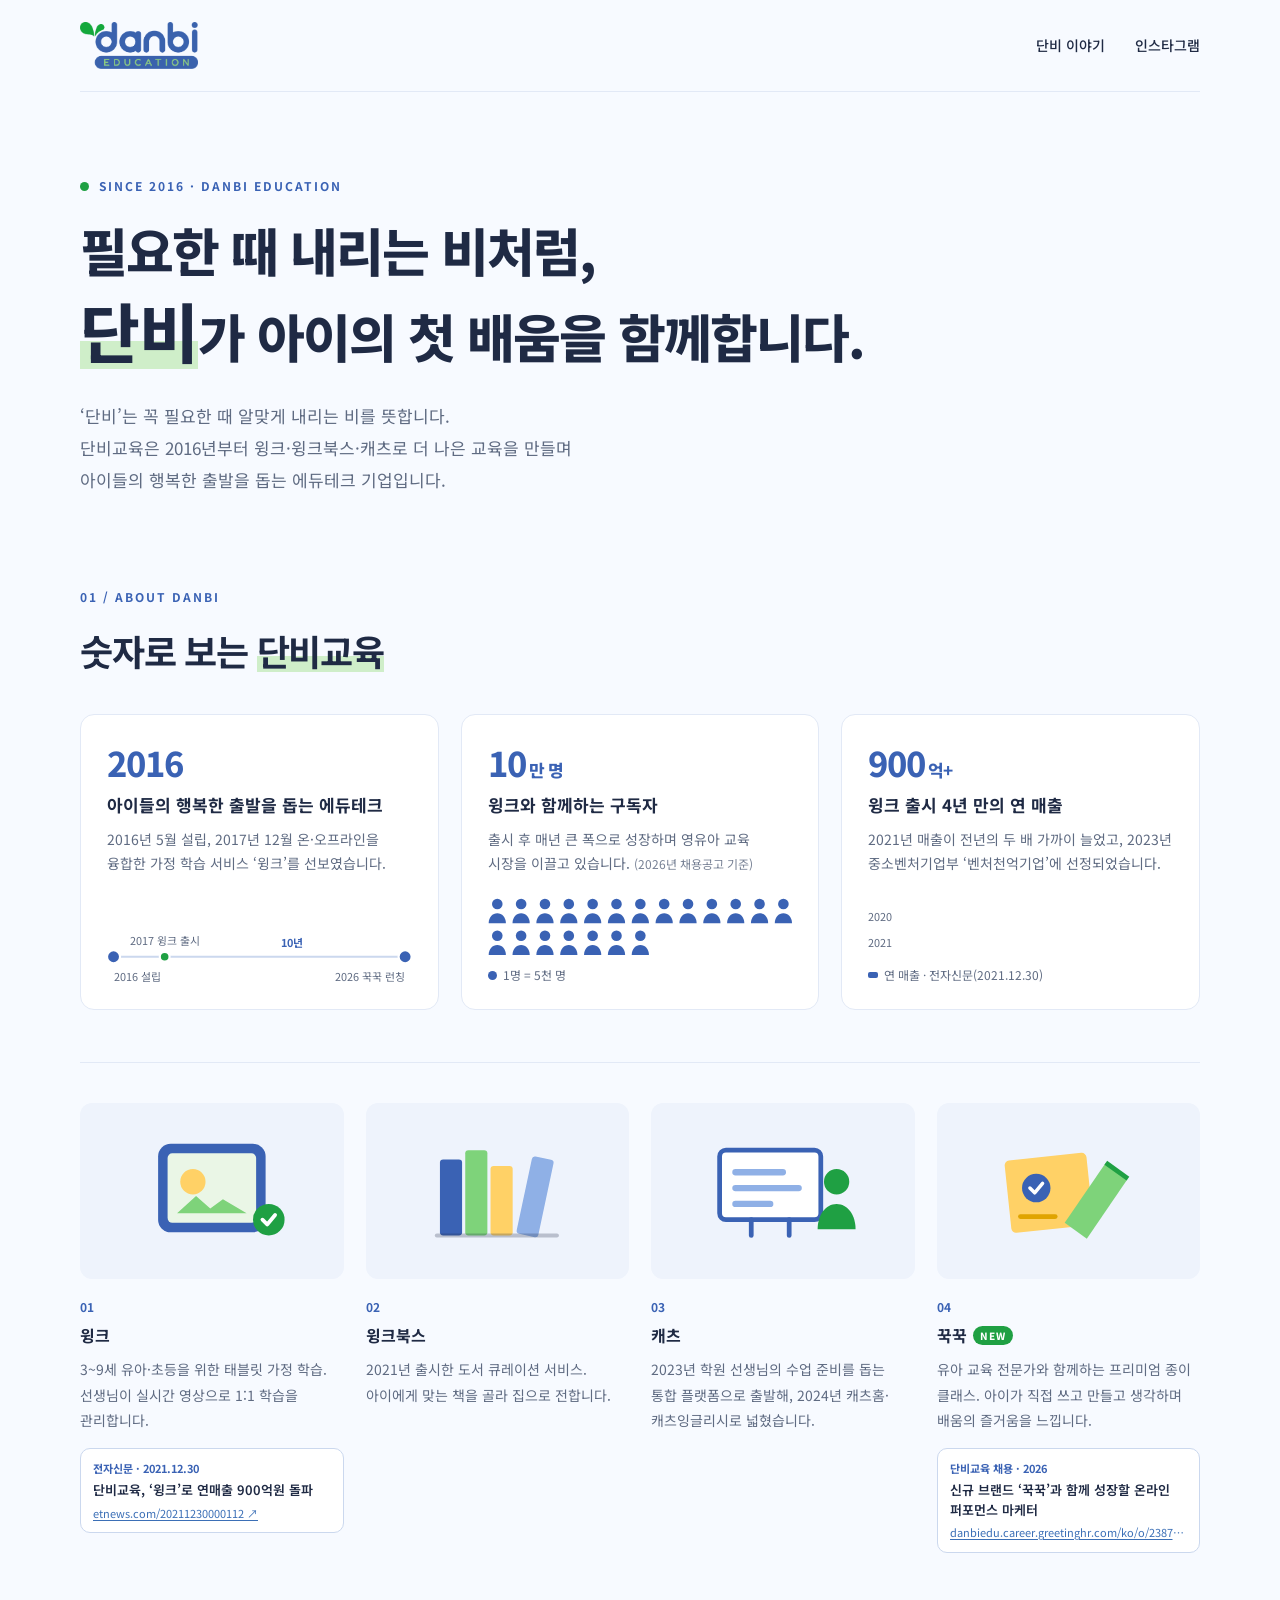
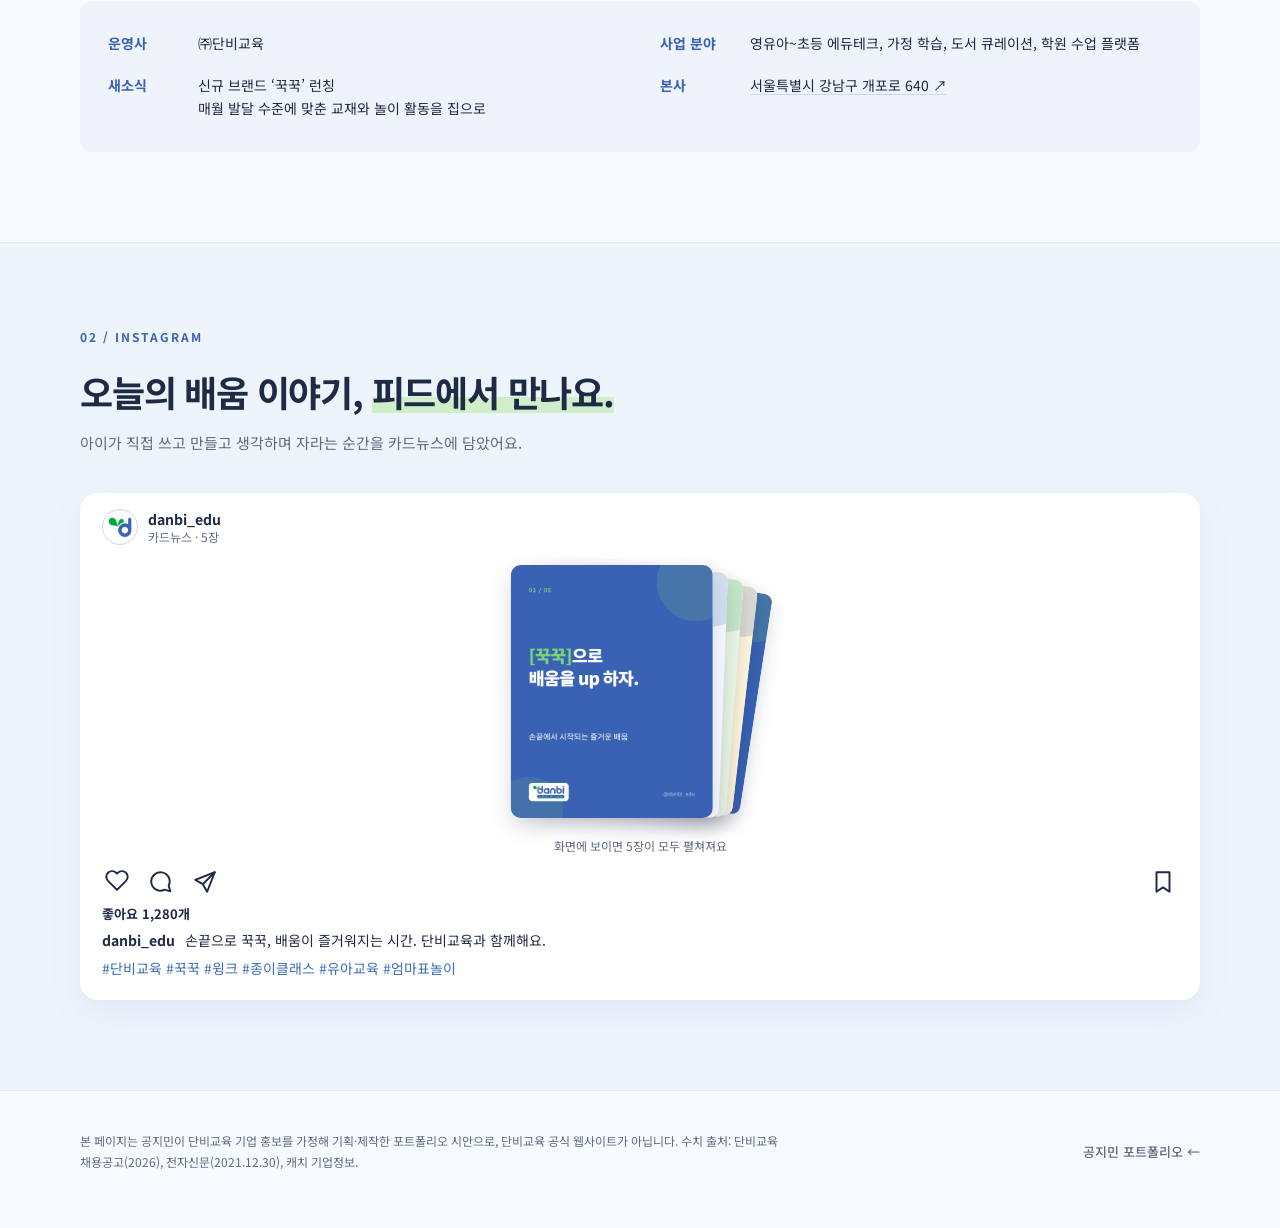
<file: docs/danbi/index.html>
<!doctype html>
<html lang="ko">
<head>
  <meta charset="utf-8"><meta name="viewport" content="width=device-width, initial-scale=1">
  <title>단비교육 · 아이들의 행복한 출발</title>
  <meta name="description" content="2016년부터 윙크·윙크북스·캐츠, 그리고 신규 브랜드 꾹꾹으로 아이들의 행복한 출발을 돕는 단비교육을 소개합니다.">
  <meta name="robots" content="noindex">
  <link rel="icon" type="image/png" href="assets/danbi-mark.png">
  <link rel="preconnect" href="https://fonts.googleapis.com"><link rel="preconnect" href="https://fonts.gstatic.com" crossorigin>
  <link rel="stylesheet" href="https://fonts.googleapis.com/css2?family=Noto+Sans+KR:wght@400;500;700;800&display=swap">
  <link rel="stylesheet" href="danbi.css?v=5">
</head>
<body>
  <header class="top wrap">
    <a class="logo" href="#top" aria-label="단비교육 처음으로"><img src="assets/danbi-logo.png" width="683" height="274" alt="단비교육 danbi EDUCATION"></a>
    <nav aria-label="페이지 메뉴"><a href="#brand">단비 이야기</a><a href="#insta">인스타그램</a></nav>
  </header>

  <main id="top">
    <section class="hero wrap" aria-labelledby="hero-title">
      <p class="eyebrow"><span class="dot"></span>SINCE 2016 · DANBI EDUCATION</p>
      <h1 id="hero-title">필요한 때 내리는 비처럼,<br><span class="hero-name">단비</span>가 아이의 첫 배움을 함께합니다.</h1>
      <p class="lead">‘단비’는 꼭 필요한 때 알맞게 내리는 비를 뜻합니다.<br>단비교육은 2016년부터 윙크·윙크북스·캐츠로 더 나은 교육을 만들며<br>아이들의 행복한 출발을 돕는 에듀테크 기업입니다.</p>
    </section>

    <section class="brand wrap" id="brand" aria-labelledby="brand-title">
      <div class="sec-head">
        <p class="eyebrow">01 / ABOUT DANBI</p>
        <h2 id="brand-title">숫자로 보는 <span>단비교육</span></h2>
      </div>
      <div class="facts">
        <article class="fact"><p class="fact-num">2016</p><h3>아이들의 행복한 출발을 돕는 에듀테크</h3><p>2016년 5월 설립, 2017년 12월 온·오프라인을 융합한 가정 학습 서비스 ‘윙크’를 선보였습니다.</p><figure class="viz"><svg class="pict timeline" viewBox="0 0 280 46" role="img" aria-label="2016년 설립, 2017년 윙크 출시, 2026년 꾹꾹 런칭까지 10년의 연혁">
<line x1="6" y1="20" x2="274" y2="20" stroke="var(--line-strong)" stroke-width="2" stroke-linecap="round"/>
<circle cx="6" cy="20" r="6" fill="var(--warm)" stroke="var(--card)" stroke-width="2"/>
<circle cx="53" cy="20" r="4.5" fill="var(--green)" stroke="var(--card)" stroke-width="2"/>
<circle cx="274" cy="20" r="6" fill="var(--warm)" stroke="var(--card)" stroke-width="2"/>
<text x="53" y="9" text-anchor="middle" class="tl-t">2017 윙크 출시</text>
<text x="6" y="42" class="tl-t">2016 설립</text><text x="274" y="42" text-anchor="end" class="tl-t">2026 꾹꾹 런칭</text>
<text x="170" y="11" text-anchor="middle" class="tl-m">10년</text></svg></figure></article>
        <article class="fact"><p class="fact-num">10<small>만 명</small></p><h3>윙크와 함께하는 구독자</h3><p>출시 후 매년 큰 폭으로 성장하며 영유아 교육 시장을 이끌고 있습니다. <span class="ref">(2026년 채용공고 기준)</span></p><figure class="viz"><svg class="pict" viewBox="0 0 230 44" role="img" aria-label="사람 아이콘 20개, 1개당 5천 명, 합계 10만 명"><g transform="translate(0,0)"><circle cx="7" cy="4.5" r="4" fill="var(--warm)"/><path d="M0.5 19c0-4.4 2.9-7.5 6.5-7.5s6.5 3.1 6.5 7.5z" fill="var(--warm)"/></g><g transform="translate(18,0)"><circle cx="7" cy="4.5" r="4" fill="var(--warm)"/><path d="M0.5 19c0-4.4 2.9-7.5 6.5-7.5s6.5 3.1 6.5 7.5z" fill="var(--warm)"/></g><g transform="translate(36,0)"><circle cx="7" cy="4.5" r="4" fill="var(--warm)"/><path d="M0.5 19c0-4.4 2.9-7.5 6.5-7.5s6.5 3.1 6.5 7.5z" fill="var(--warm)"/></g><g transform="translate(54,0)"><circle cx="7" cy="4.5" r="4" fill="var(--warm)"/><path d="M0.5 19c0-4.4 2.9-7.5 6.5-7.5s6.5 3.1 6.5 7.5z" fill="var(--warm)"/></g><g transform="translate(72,0)"><circle cx="7" cy="4.5" r="4" fill="var(--warm)"/><path d="M0.5 19c0-4.4 2.9-7.5 6.5-7.5s6.5 3.1 6.5 7.5z" fill="var(--warm)"/></g><g transform="translate(90,0)"><circle cx="7" cy="4.5" r="4" fill="var(--warm)"/><path d="M0.5 19c0-4.4 2.9-7.5 6.5-7.5s6.5 3.1 6.5 7.5z" fill="var(--warm)"/></g><g transform="translate(108,0)"><circle cx="7" cy="4.5" r="4" fill="var(--warm)"/><path d="M0.5 19c0-4.4 2.9-7.5 6.5-7.5s6.5 3.1 6.5 7.5z" fill="var(--warm)"/></g><g transform="translate(126,0)"><circle cx="7" cy="4.5" r="4" fill="var(--warm)"/><path d="M0.5 19c0-4.4 2.9-7.5 6.5-7.5s6.5 3.1 6.5 7.5z" fill="var(--warm)"/></g><g transform="translate(144,0)"><circle cx="7" cy="4.5" r="4" fill="var(--warm)"/><path d="M0.5 19c0-4.4 2.9-7.5 6.5-7.5s6.5 3.1 6.5 7.5z" fill="var(--warm)"/></g><g transform="translate(162,0)"><circle cx="7" cy="4.5" r="4" fill="var(--warm)"/><path d="M0.5 19c0-4.4 2.9-7.5 6.5-7.5s6.5 3.1 6.5 7.5z" fill="var(--warm)"/></g><g transform="translate(180,0)"><circle cx="7" cy="4.5" r="4" fill="var(--warm)"/><path d="M0.5 19c0-4.4 2.9-7.5 6.5-7.5s6.5 3.1 6.5 7.5z" fill="var(--warm)"/></g><g transform="translate(198,0)"><circle cx="7" cy="4.5" r="4" fill="var(--warm)"/><path d="M0.5 19c0-4.4 2.9-7.5 6.5-7.5s6.5 3.1 6.5 7.5z" fill="var(--warm)"/></g><g transform="translate(216,0)"><circle cx="7" cy="4.5" r="4" fill="var(--warm)"/><path d="M0.5 19c0-4.4 2.9-7.5 6.5-7.5s6.5 3.1 6.5 7.5z" fill="var(--warm)"/></g><g transform="translate(0,24)"><circle cx="7" cy="4.5" r="4" fill="var(--warm)"/><path d="M0.5 19c0-4.4 2.9-7.5 6.5-7.5s6.5 3.1 6.5 7.5z" fill="var(--warm)"/></g><g transform="translate(18,24)"><circle cx="7" cy="4.5" r="4" fill="var(--warm)"/><path d="M0.5 19c0-4.4 2.9-7.5 6.5-7.5s6.5 3.1 6.5 7.5z" fill="var(--warm)"/></g><g transform="translate(36,24)"><circle cx="7" cy="4.5" r="4" fill="var(--warm)"/><path d="M0.5 19c0-4.4 2.9-7.5 6.5-7.5s6.5 3.1 6.5 7.5z" fill="var(--warm)"/></g><g transform="translate(54,24)"><circle cx="7" cy="4.5" r="4" fill="var(--warm)"/><path d="M0.5 19c0-4.4 2.9-7.5 6.5-7.5s6.5 3.1 6.5 7.5z" fill="var(--warm)"/></g><g transform="translate(72,24)"><circle cx="7" cy="4.5" r="4" fill="var(--warm)"/><path d="M0.5 19c0-4.4 2.9-7.5 6.5-7.5s6.5 3.1 6.5 7.5z" fill="var(--warm)"/></g><g transform="translate(90,24)"><circle cx="7" cy="4.5" r="4" fill="var(--warm)"/><path d="M0.5 19c0-4.4 2.9-7.5 6.5-7.5s6.5 3.1 6.5 7.5z" fill="var(--warm)"/></g><g transform="translate(108,24)"><circle cx="7" cy="4.5" r="4" fill="var(--warm)"/><path d="M0.5 19c0-4.4 2.9-7.5 6.5-7.5s6.5 3.1 6.5 7.5z" fill="var(--warm)"/></g></svg><figcaption><i class="key person"></i> 1명 = 5천 명</figcaption></figure></article>
        <article class="fact"><p class="fact-num">900<small>억+</small></p><h3>윙크 출시 4년 만의 연 매출</h3><p>2021년 매출이 전년의 두 배 가까이 늘었고, 2023년 중소벤처기업부 ‘벤처천억기업’에 선정되었습니다.</p><figure class="viz"><svg class="pict bars" id="sales-bars" viewBox="0 0 280 46" role="img" aria-label="연 매출 2020년 485억 원, 2021년 900억 원 이상">
<text x="0" y="14" class="b-t">2020</text><rect class="bar" style="--d:1.5s" x="34" y="4" width="108" height="14" rx="3" fill="var(--line-strong)"/><text x="148" y="15" class="b-v bar-v" style="fill:var(--muted);--d:1.5s">485억</text>
<text x="0" y="38" class="b-t">2021</text><rect class="bar" style="--d:2.78s" x="34" y="28" width="200" height="14" rx="3" fill="var(--warm)"/><text x="240" y="39" class="b-v bar-v" style="--d:2.78s">900억+</text></svg><figcaption><i class="key coin"></i> 연 매출 · 전자신문(2021.12.30)</figcaption></figure></article>
      </div>
      <div class="pillars">
        <div class="pillar"><figure class="pill-art"><svg viewBox="0 0 120 80" aria-hidden="true"><rect x="26" y="10" width="68" height="56" rx="8" fill="#3a62b4"/><rect x="32" y="16" width="56" height="44" rx="3" fill="#eaf6e6"/><circle cx="48" cy="34" r="8" fill="#ffd166"/><path d="M38 54l12-11 9 8 8-6 15 9z" fill="#7ed37a"/><circle cx="96" cy="58" r="10" fill="#1fa043"/><path d="M92 58l3 3 5-6" stroke="#fff" stroke-width="2.4" fill="none" stroke-linecap="round" stroke-linejoin="round"/></svg></figure><span class="pill-no">01</span><h4>윙크</h4><p>3~9세 유아·초등을 위한 태블릿 가정 학습. 선생님이 실시간 영상으로 1:1 학습을 관리합니다.</p>
          <ul class="news">
            <li><a href="https://www.etnews.com/20211230000112" target="_blank" rel="noopener noreferrer"><span class="news-src">전자신문 · 2021.12.30</span><span class="news-title">단비교육, ‘윙크’로 연매출 900억원 돌파</span><span class="news-url">etnews.com/20211230000112 ↗</span><span class="sr-only"> (새 탭에서 열기)</span></a></li>
          </ul></div>
        <div class="pillar"><figure class="pill-art"><svg viewBox="0 0 120 80" aria-hidden="true"><rect x="24" y="20" width="14" height="48" rx="2" fill="#3a62b4"/><rect x="40" y="14" width="14" height="54" rx="2" fill="#7ed37a"/><rect x="56" y="24" width="14" height="44" rx="2" fill="#ffd166"/><rect x="72" y="18" width="14" height="50" rx="2" fill="#8fb0e6" transform="rotate(12 79 68)"/><path d="M22 68h76" stroke="#1f2a44" stroke-width="2.5" stroke-linecap="round" opacity=".25"/></svg></figure><span class="pill-no">02</span><h4>윙크북스</h4><p>2021년 출시한 도서 큐레이션 서비스. 아이에게 맞는 책을 골라 집으로 전합니다.</p></div>
        <div class="pillar"><figure class="pill-art"><svg viewBox="0 0 120 80" aria-hidden="true"><rect x="20" y="14" width="64" height="44" rx="4" fill="#fff" stroke="#3a62b4" stroke-width="3"/><path d="M30 28h30M30 38h40M30 48h22" stroke="#8fb0e6" stroke-width="4" stroke-linecap="round"/><path d="M40 58v10M64 58v10" stroke="#3a62b4" stroke-width="3" stroke-linecap="round"/><circle cx="94" cy="34" r="8" fill="#1fa043"/><path d="M82 64c0-9 5-16 12-16s12 7 12 16z" fill="#1fa043"/></svg></figure><span class="pill-no">03</span><h4>캐츠</h4><p>2023년 학원 선생님의 수업 준비를 돕는 통합 플랫폼으로 출발해, 2024년 캐츠홈·캐츠잉글리시로 넓혔습니다.</p></div>
        <div class="pillar"><figure class="pill-art"><svg viewBox="0 0 120 80" aria-hidden="true"><rect x="22" y="18" width="52" height="46" rx="3" fill="#ffd166" transform="rotate(-6 48 41)"/><path d="M58 60 84 22l14 10-26 38z" fill="#7ed37a"/><path d="M84 22l14 10" stroke="#1fa043" stroke-width="3"/><circle cx="40" cy="38" r="9" fill="#3a62b4"/><path d="M36 38l3 3 5-6" stroke="#fff" stroke-width="2.2" fill="none" stroke-linecap="round" stroke-linejoin="round"/><path d="M30 56h22" stroke="#e0a400" stroke-width="3" stroke-linecap="round"/></svg></figure><span class="pill-no">04</span><h4>꾹꾹<span class="pill-new">NEW</span></h4><p>유아 교육 전문가와 함께하는 프리미엄 종이 클래스. 아이가 직접 쓰고 만들고 생각하며 배움의 즐거움을 느낍니다.</p>
          <ul class="news">
            <li><a href="https://danbiedu.career.greetinghr.com/ko/o/238747" target="_blank" rel="noopener noreferrer"><span class="news-src">단비교육 채용 · 2026</span><span class="news-title">신규 브랜드 ‘꾹꾹’과 함께 성장할 온라인 퍼포먼스 마케터</span><span class="news-url">danbiedu.career.greetinghr.com/ko/o/238747 ↗</span><span class="sr-only"> (새 탭에서 열기)</span></a></li>
          </ul>
        </div>
      </div>
      <dl class="company">
        <div><dt>운영사</dt><dd>㈜단비교육</dd></div>
        <div><dt>사업 분야</dt><dd>영유아~초등 에듀테크, 가정 학습, 도서 큐레이션, 학원 수업 플랫폼</dd></div>
        <div><dt>새소식</dt><dd>신규 브랜드 ‘꾹꾹’ 런칭<br>매월 발달 수준에 맞춘 교재와 놀이 활동을 집으로</dd></div>
        <div><dt>본사</dt><dd><a class="map-link" href="https://map.naver.com/p/search/%EC%84%9C%EC%9A%B8%ED%8A%B9%EB%B3%84%EC%8B%9C%20%EA%B0%95%EB%82%A8%EA%B5%AC%20%EA%B0%9C%ED%8F%AC%EB%A1%9C%20640" target="_blank" rel="noopener noreferrer">서울특별시 강남구 개포로 640 <span aria-hidden="true">↗</span><span class="sr-only"> (네이버 지도에서 열기)</span></a></dd></div>
      </dl>
    </section>

    <section class="insta" id="insta" aria-labelledby="insta-title">
      <div class="wrap">
        <div class="sec-head">
          <p class="eyebrow">02 / INSTAGRAM</p>
          <h2 id="insta-title">오늘의 배움 이야기, <span>피드에서 만나요.</span></h2>
          <p class="sec-lead">아이가 직접 쓰고 만들고 생각하며 자라는 순간을 카드뉴스에 담았어요.</p>
        </div>
        <article class="ig">
          <div class="ig-head"><span class="avatar"><img src="assets/danbi-mark.png" width="140" height="120" alt=""></span><p class="ig-user">danbi_edu<small>카드뉴스 · 5장</small></p></div>
          <div class="deck" tabindex="0" aria-label="카드뉴스 5장. 마우스를 올리거나 눌러서 펼쳐 보세요."><a class="card" style="--i:0" href="assets/insta-1.jpg" target="_blank" rel="noopener noreferrer" aria-label="카드뉴스 1번 크게 보기"><img src="assets/insta-1.jpg" width="1080" height="1350" alt="단비교육 카드뉴스 1: [꾹꾹]으로 배움을 up 하자." loading="lazy"><span class="card-num">1/5</span></a><a class="card" style="--i:1" href="assets/insta-2.jpg" target="_blank" rel="noopener noreferrer" aria-label="카드뉴스 2번 크게 보기"><img src="assets/insta-2.jpg" width="1080" height="1350" alt="단비교육 카드뉴스 2: 손끝 = [생각]의 시작" loading="lazy"><span class="card-num">2/5</span></a><a class="card" style="--i:2" href="assets/insta-3.jpg" target="_blank" rel="noopener noreferrer" aria-label="카드뉴스 3번 크게 보기"><img src="assets/insta-3.jpg" width="1080" height="1350" alt="단비교육 카드뉴스 3: 종이 = [놀이]의 무대" loading="lazy"><span class="card-num">3/5</span></a><a class="card" style="--i:3" href="assets/insta-4.jpg" target="_blank" rel="noopener noreferrer" aria-label="카드뉴스 4번 크게 보기"><img src="assets/insta-4.jpg" width="1080" height="1350" alt="단비교육 카드뉴스 4: 선생님 = [함께]하는 길잡이" loading="lazy"><span class="card-num">4/5</span></a><a class="card" style="--i:4" href="assets/insta-5.jpg" target="_blank" rel="noopener noreferrer" aria-label="카드뉴스 5번 크게 보기"><img src="assets/insta-5.jpg" width="1080" height="1350" alt="단비교육 카드뉴스 5: 배움의 즐거움 = [꾹꾹]" loading="lazy"><span class="card-num">5/5</span></a></div>
          <p class="deck-hint"><span class="hint-closed">화면에 보이면 5장이 모두 펼쳐져요</span><span class="hint-open">카드를 누르면 크게 볼 수 있어요</span></p>
          <div class="ig-foot"><button class="like" type="button" aria-pressed="false" aria-label="좋아요"><svg viewBox="0 0 24 24" width="26" height="26" stroke-width="1.8" stroke-linecap="round" stroke-linejoin="round" aria-hidden="true"><path d="M12 19.3 3.7 11A5.3 5.3 0 0 1 11.2 3.5l.8.8.8-.8a5.3 5.3 0 0 1 7.5 7.5z"/></svg></button><span><svg viewBox="0 0 24 24" width="26" height="26" fill="none" stroke="currentColor" stroke-width="1.8" stroke-linecap="round" stroke-linejoin="round" aria-hidden="true"><path d="M19.07 15.36A8.5 8.5 0 1 0 15.36 19.07L20.6 20.6z"/></svg></span><span><svg viewBox="0 0 24 24" width="26" height="26" fill="none" stroke="currentColor" stroke-width="1.8" stroke-linecap="round" stroke-linejoin="round" aria-hidden="true"><path d="M21 3 10 14"/><path d="M21 3l-7 18-4-7-7-4z"/></svg></span><span><svg viewBox="0 0 24 24" width="26" height="26" fill="none" stroke="currentColor" stroke-width="1.8" stroke-linecap="round" stroke-linejoin="round" aria-hidden="true"><path d="M6 3h12v18l-6-4-6 4z"/></svg></span></div><p class="ig-likes"><b>좋아요 <span class="like-count">1,280</span>개</b></p>
          <p class="ig-cap"><b>danbi_edu</b> 손끝으로 꾹꾹, 배움이 즐거워지는 시간. 단비교육과 함께해요. <span>#단비교육 #꾹꾹 #윙크 #종이클래스 #유아교육 #엄마표놀이</span></p>
        </article>
      </div>
    </section>
  </main>

  <footer class="foot wrap">
    <p>본 페이지는 공지민이 단비교육 기업 홍보를 가정해 기획·제작한 포트폴리오 시안으로, 단비교육 공식 웹사이트가 아닙니다. 수치 출처: 단비교육 채용공고(2026), 전자신문(2021.12.30), 캐치 기업정보.</p>
    <a class="back" href="../">공지민 포트폴리오 ←</a>
  </footer>
  <script>
  (function(){var d=document.querySelector('.deck');if(!d)return;
  d.addEventListener('click',function(e){if(!d.classList.contains('open')){e.preventDefault();d.classList.add('open');}});
  d.addEventListener('keydown',function(e){if((e.key==='Enter'||e.key===' ')&&!d.classList.contains('open')&&e.target===d){e.preventDefault();d.classList.add('open');}});
  var lk=document.querySelector('.like'),cnt=document.querySelector('.like-count');
  function toggle(on){var was=lk.getAttribute('aria-pressed')==='true';var now=on===undefined?!was:on;if(now===was)return;lk.setAttribute('aria-pressed',now);lk.classList.remove('pop');void lk.offsetWidth;lk.classList.add('pop');var n=1280+(now?1:0);cnt.textContent=n.toLocaleString('ko-KR');}
  lk.addEventListener('click',function(){toggle();});
  d.addEventListener('dblclick',function(e){e.preventDefault();toggle(true);});
  if('IntersectionObserver' in window){var t=0;new IntersectionObserver(function(es){es.forEach(function(en){if(en.intersectionRatio>=.5){if(!t&&!d.classList.contains('open'))t=setTimeout(function(){d.classList.add('open');t=0;},500);}else if(!en.isIntersecting){clearTimeout(t);t=0;d.classList.remove('open');}});},{threshold:[0,.5]}).observe(d);}else{d.classList.add('open');}
  var bars=document.getElementById('sales-bars');
  if(bars){if('IntersectionObserver' in window){new IntersectionObserver(function(es){es.forEach(function(e){if(e.intersectionRatio>=.6)bars.classList.add('grow');else if(!e.isIntersecting)bars.classList.remove('grow');});},{threshold:[0,.6]}).observe(bars);}else{bars.classList.add('grow');}}
  })();
  </script>
</body>
</html>
</file>
<file: docs/danbi/danbi.css>
:root{--ink:#1f2a44;--muted:#5f6b82;--warm:#3a62b4;--soft:#cfeec9;--cream:#f7faff;--card:#fff;--line:#e2e9f6;--line-strong:#cbd8ee;--purple:#fff;--green:#1fa043;--font:'Noto Sans KR',sans-serif}
*{box-sizing:border-box}html{scroll-behavior:smooth}
body{margin:0;background:var(--cream);color:var(--ink);font-family:var(--font);line-height:1.7;word-break:keep-all;-webkit-font-smoothing:antialiased}
a{color:inherit;text-decoration:none}img{max-width:100%;display:block}
a:focus-visible,.deck:focus-visible{outline:3px solid var(--warm);outline-offset:4px}
.sr-only{position:absolute;width:1px;height:1px;overflow:hidden;clip:rect(0 0 0 0);white-space:nowrap}
.wrap{width:min(1120px,calc(100% - 96px));margin-inline:auto}

/* header */
.top{height:92px;display:flex;align-items:center;justify-content:space-between;border-bottom:1px solid var(--line)}
.logo img{width:118px;height:auto}
.top nav{display:flex;gap:30px;font-size:14px;font-weight:500}
.top nav a:hover,.back:hover{color:var(--warm)}

.eyebrow{font-size:12px;letter-spacing:2px;font-weight:700;color:var(--warm);margin:0 0 18px;display:flex;align-items:center;gap:10px}
.dot{width:9px;height:9px;border-radius:50%;background:var(--warm)}
.hero{padding:84px 0 70px}
h1{font-size:clamp(32px,4.4vw,52px);font-weight:800;letter-spacing:-2px;line-height:1.38;margin:0 0 24px}
h1 span,h2 span{background:linear-gradient(transparent 62%,var(--soft) 62%,var(--soft) 92%,transparent 92%)}
.lead{max-width:620px;font-size:17px;color:var(--muted);line-height:1.9;margin:0}
.sec-head{margin-bottom:38px}
h2{font-size:clamp(26px,3vw,36px);letter-spacing:-1.2px;line-height:1.4;margin:0}
.sec-lead{color:var(--muted);font-size:15px;margin:14px 0 0;max-width:560px}

/* numbers */
.brand{padding:20px 0 90px}
.facts{display:grid;grid-template-columns:repeat(3,1fr);gap:22px}
.fact{display:flex;flex-direction:column;background:var(--card);border:1px solid var(--line);border-radius:14px;padding:28px 26px 24px}
.fact .fact-num{font-size:34px;font-weight:800;color:var(--warm);letter-spacing:-1px;margin:0 0 8px;line-height:1.2}
.fact .fact-num small{font-size:17px;margin-left:3px}
.fact h3{font-size:17px;margin:0 0 8px}
.fact p{font-size:14px;color:var(--muted);margin:0}
.ref{font-size:12px;opacity:.85}
.viz{margin:auto 0 0;padding-top:22px}
.pict{width:100%;height:auto;display:block}
.viz figcaption{display:flex;align-items:center;gap:6px;margin-top:9px;font-size:12px;color:var(--muted)}
.key{display:inline-block;background:var(--warm)}
.key.book{width:8px;height:10px;border-radius:2px}
.key.person{width:9px;height:9px;border-radius:50%}
.timeline .tl-t{font-size:10px;fill:var(--muted);font-family:var(--font)}
.timeline .tl-m{font-size:10px;fill:var(--warm);font-weight:700;font-family:var(--font)}

/* pillars */
.pillars{display:grid;grid-template-columns:repeat(4,minmax(0,1fr));gap:22px;margin-top:52px;border-top:1px solid var(--line);padding-top:40px}
.pillar{position:relative;display:flex;flex-direction:column;min-width:0}
.pill-art{margin:0 0 18px;background:#eef3fc;border-radius:12px;aspect-ratio:3/2;display:grid;place-items:center;overflow:hidden}
.pill-art svg{width:72%;height:auto}
.pill-no{font-size:12px;font-weight:700;color:var(--warm);margin-bottom:4px}
.pillar h4{font-size:16px;margin:0 0 8px}
.pillar p{font-size:14px;color:var(--muted);line-height:1.85;margin:0}
.urlbar{display:flex;align-items:center;gap:8px;margin-top:10px;padding:7px 10px;background:#fff;border:1px solid var(--line-strong);border-radius:20px;font-size:11.5px;color:var(--muted);transition:border-color .2s,color .2s}
.pillar p+.urlbar{margin-top:14px}
.urlbar:hover{border-color:var(--warm);color:var(--ink)}
.urlbar-dots{display:flex;gap:3px;flex:none}.urlbar-dots i{width:6px;height:6px;border-radius:50%;background:#bcd0ef}
.urlbar-url{overflow:hidden;text-overflow:ellipsis;white-space:nowrap;min-width:0}
.urlbar-go{margin-left:auto;color:var(--warm);flex:none}

.company{display:grid;grid-template-columns:repeat(2,1fr);gap:0 40px;margin:48px 0 0;background:#eef3fc;border-radius:12px;padding:22px 28px}
.company div{display:flex;gap:18px;padding:9px 0;font-size:14px}
.company dt{flex:none;width:72px;color:var(--warm);font-weight:700}
.company dd{margin:0}

/* instagram */
.insta{background:#eef4fc;border-block:1px solid var(--line);padding:84px 0 90px}
.ig{background:#fff;border-radius:18px;box-shadow:0 12px 34px #3a62b414;padding:16px 22px 20px}
.ig-head{display:flex;align-items:center;gap:10px;padding-bottom:14px}
.avatar{width:36px;height:36px;border-radius:50%;background:var(--purple);display:grid;place-items:center;overflow:hidden;padding:5px;border:1px solid var(--line-strong)}
.avatar img{width:100%;height:auto}
.ig-user{margin:0;font-size:14px;font-weight:700;line-height:1.25}
.ig-user small{display:block;font-weight:400;color:var(--muted);font-size:12px}
.deck{--gap:16px;position:relative;display:grid;grid-template-columns:repeat(5,1fr);gap:var(--gap);padding:6px 0 4px;cursor:pointer;outline:none}
.card{position:relative;display:block;border-radius:10px;overflow:hidden;background:#e9f0fb;box-shadow:0 8px 22px #1f2a4426;
  z-index:calc(10 - var(--i));transition:transform .55s cubic-bezier(.2,.8,.2,1);
  transform:translateX(calc((2 - var(--i)) * (100% + var(--gap)) + (var(--i) - 2) * 14px)) rotate(calc(var(--i) * 2.2deg)) scale(calc(1 - var(--i) * .03))}
.card img{width:100%;height:auto;aspect-ratio:4/5;object-fit:cover}
.card-num{position:absolute;right:8px;bottom:8px;font-size:11px;color:#fff;background:#0007;border-radius:20px;padding:1px 8px;opacity:0;transition:opacity .3s}
.deck.open .card{transform:none;transition-duration:1.1s;transition-delay:0s}
.deck.open .card-num{opacity:1}
.deck.open .card:hover{transform:translateY(-4px) rotate(-.7deg);transition-delay:0s}
.deck:not(.open) .card{pointer-events:none}
.deck-hint{margin:14px 0 0;text-align:center;font-size:12px;color:var(--muted)}
.hint-touch{display:none}@media(hover:none){.hint-mouse{display:none}.hint-touch{display:inline}}.hint-open{display:none}.deck.open+.deck-hint .hint-open{display:inline}.deck.open+.deck-hint .hint-closed{display:none}
.ig-foot{display:flex;align-items:center;gap:18px;padding:12px 2px 8px;color:var(--ink)}
.ig-foot span:last-child{margin-left:auto}
.ig-cap{margin:0;font-size:14px}.ig-cap b{margin-right:6px}.ig-cap span{display:block;color:#3b6fb6;margin-top:4px}

.foot{padding:40px 0 56px;display:flex;justify-content:space-between;gap:30px;align-items:center}
.foot p{font-size:12px;color:var(--muted);margin:0;max-width:700px}
.back{flex:none;font-size:13px;font-weight:500;color:var(--muted)}

@media(max-width:1000px){.wrap{width:calc(100% - 56px)}.facts{grid-template-columns:1fr}.pillars{grid-template-columns:repeat(2,minmax(0,1fr));gap:30px 22px}}
@media(max-width:700px){
  .wrap{width:calc(100% - 32px)}.top{height:72px}.logo img{width:96px}.top nav{gap:14px;font-size:12px}
  .hero{padding:50px 0 50px}.lead{font-size:15px}.company{grid-template-columns:1fr;padding:16px 18px}
  .pillars{grid-template-columns:repeat(2,minmax(0,1fr));gap:26px 14px}.pillar p{font-size:13px}.urlbar{font-size:10.5px}
  .insta{padding:56px 0 60px}.ig{padding:12px 12px 16px;border-radius:14px}
  .deck{--gap:10px;grid-template-columns:repeat(5,64%);overflow:hidden;padding:6px 18%}
  .card{transform:translateX(calc(var(--i) * -1 * (100% + var(--gap)) + var(--i) * 12px)) rotate(calc(var(--i) * 2.2deg)) scale(calc(1 - var(--i) * .03))}
  .deck.open{grid-template-columns:repeat(3,minmax(0,1fr));padding:6px 0;overflow:visible}
  .card-num{font-size:9px;padding:0 6px;right:5px;bottom:5px}
  .foot{flex-direction:column;align-items:flex-start}
}
@media(prefers-reduced-motion:reduce){*{transition:none!important;scroll-behavior:auto!important}}
.news{list-style:none;margin:14px 0 0;padding:0;display:grid;grid-template-columns:minmax(0,1fr);gap:8px;min-width:0}.news li{min-width:0}
.news a{display:block;min-width:0;padding:10px 12px;background:#fff;border:1px solid var(--line-strong);border-radius:10px;transition:border-color .2s,transform .2s}
.news a:hover{border-color:var(--warm);transform:translateY(-2px)}
.news-src{display:block;font-size:11px;font-weight:700;color:var(--warm)}
.news-title{display:block;font-size:13px;font-weight:600;line-height:1.5;margin:2px 0 4px;color:var(--ink)}
.news-url{display:block;font-size:11px;color:#3b6fb6;text-decoration:underline;text-underline-offset:2px;overflow:hidden;text-overflow:ellipsis;white-space:nowrap}
.like{appearance:none;border:0;background:none;padding:0;margin:0;cursor:pointer;color:var(--ink);display:flex;line-height:0}.ig-foot svg{display:block}
.like svg{fill:none;stroke:currentColor;transition:fill .2s,stroke .2s}
.like[aria-pressed="true"] svg{fill:#ed4956;stroke:#ed4956}
.like.pop svg{animation:pop .35s ease}
@keyframes pop{0%{transform:scale(1)}40%{transform:scale(1.3)}100%{transform:scale(1)}}
.like:focus-visible{outline:3px solid var(--warm);outline-offset:3px;border-radius:4px}
.ig-likes{margin:0 0 4px;font-size:13px}
.like[aria-pressed="false"] svg{animation:blink 1.1s steps(1,end) infinite}
.like[aria-pressed="false"]:hover svg{stroke:#ed4956}
@keyframes blink{0%{stroke:var(--ink)}50%{stroke:#ed4956}}
@media(max-width:700px){.news a{padding:9px 10px}.news-title{font-size:12px}.news-url{white-space:normal;word-break:break-all;font-size:10.5px}}
@media(prefers-reduced-motion:reduce){.like svg{animation:none!important}}

.dot{background:var(--green)}.key.coin{width:10px;height:6px;border-radius:2px}
.bars .b-t{font-size:10px;fill:var(--muted);font-family:var(--font)}.bars .b-v{font-size:10px;fill:var(--warm);font-weight:700;font-family:var(--font)}
.pill-new{display:inline-block;margin-left:6px;font-size:10px;font-weight:800;letter-spacing:1px;color:#fff;background:var(--green);border-radius:20px;padding:1px 7px;vertical-align:2px}
.hero-name{font-size:1.25em;letter-spacing:-1px}
.lead{max-width:none}
.bars .bar{transform-box:fill-box;transform-origin:left center;transform:scaleX(0)}
.bars .bar-v{opacity:0}
.bars.grow .bar{transform:scaleX(1);transition:transform var(--d) linear .2s}
.bars.grow .bar-v{opacity:1;transition:opacity .4s ease calc(var(--d) + .2s)}
@media(prefers-reduced-motion:reduce){.bars .bar{transform:none}.bars .bar-v{opacity:1}}
.map-link{color:var(--ink);text-decoration:underline;text-decoration-color:var(--line-strong);text-underline-offset:3px;transition:color .2s,text-decoration-color .2s}.map-link:hover{color:var(--warm);text-decoration-color:var(--warm)}
</file>
